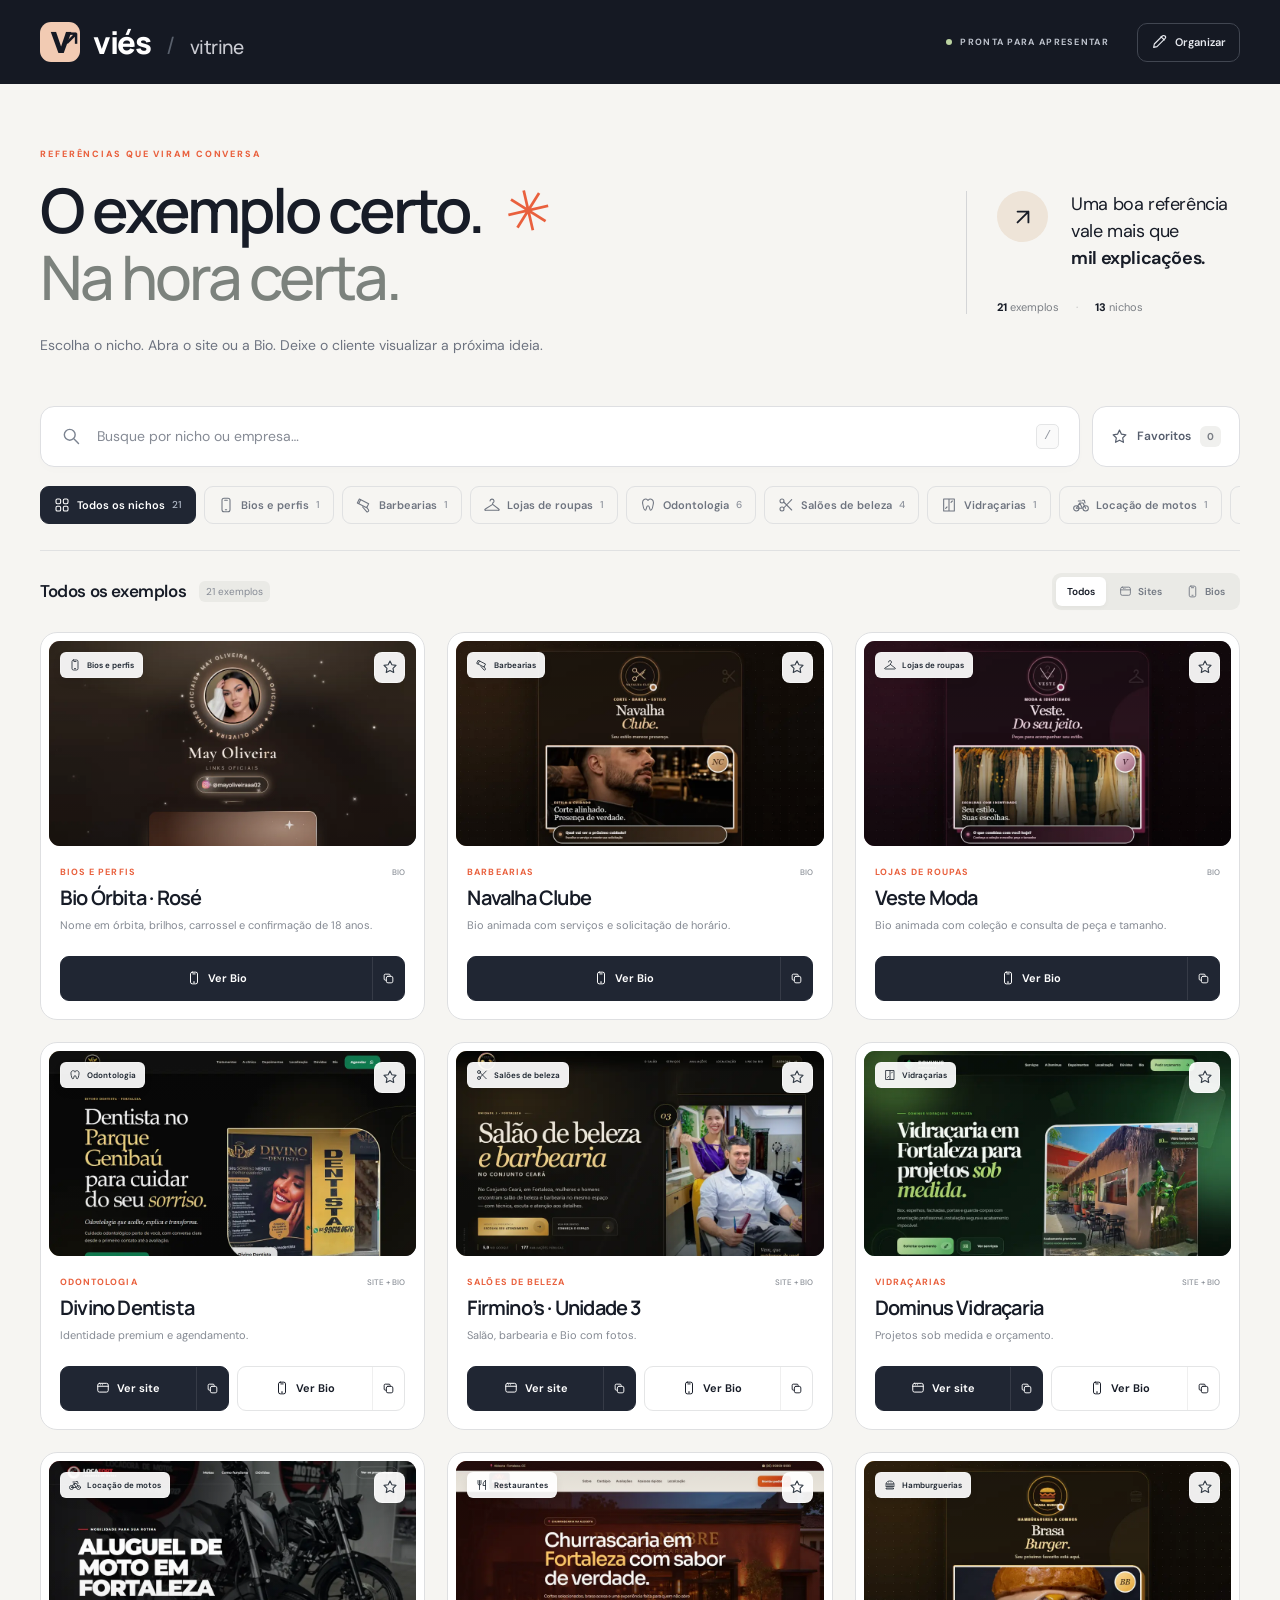
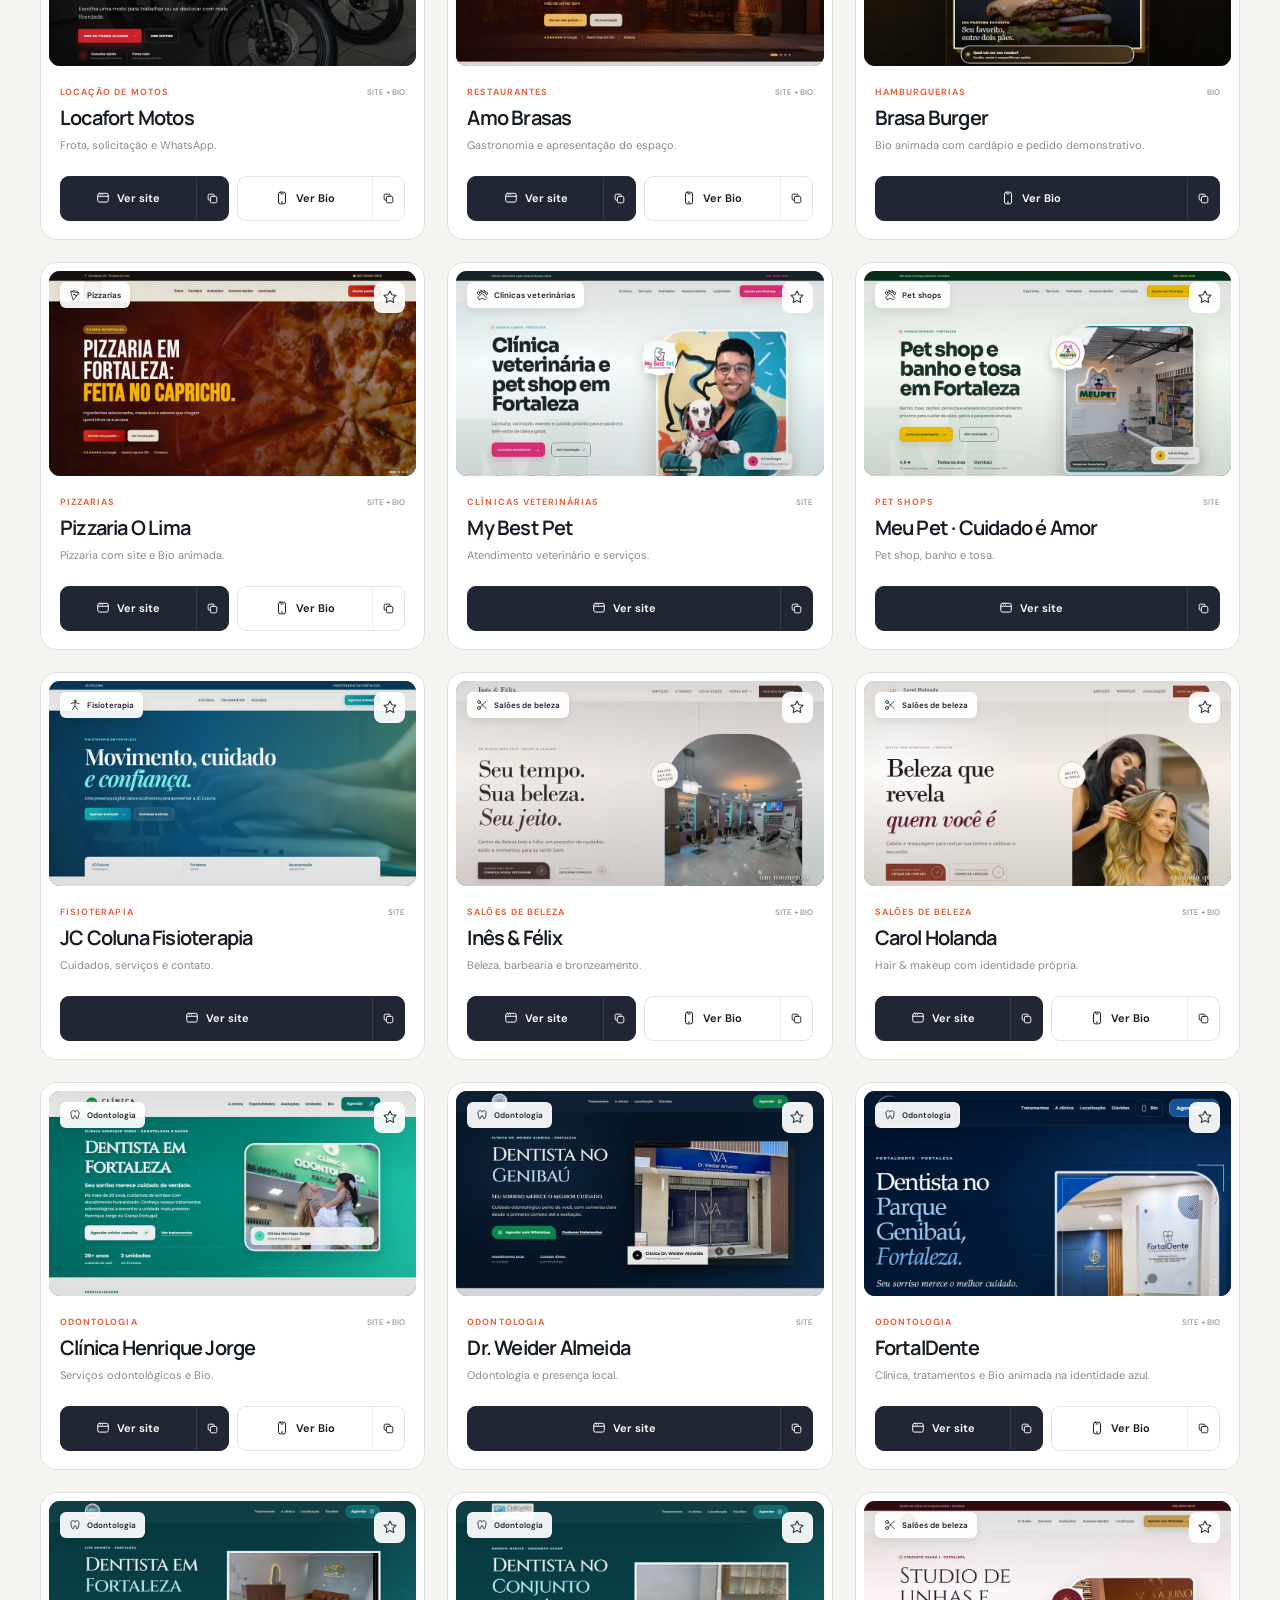
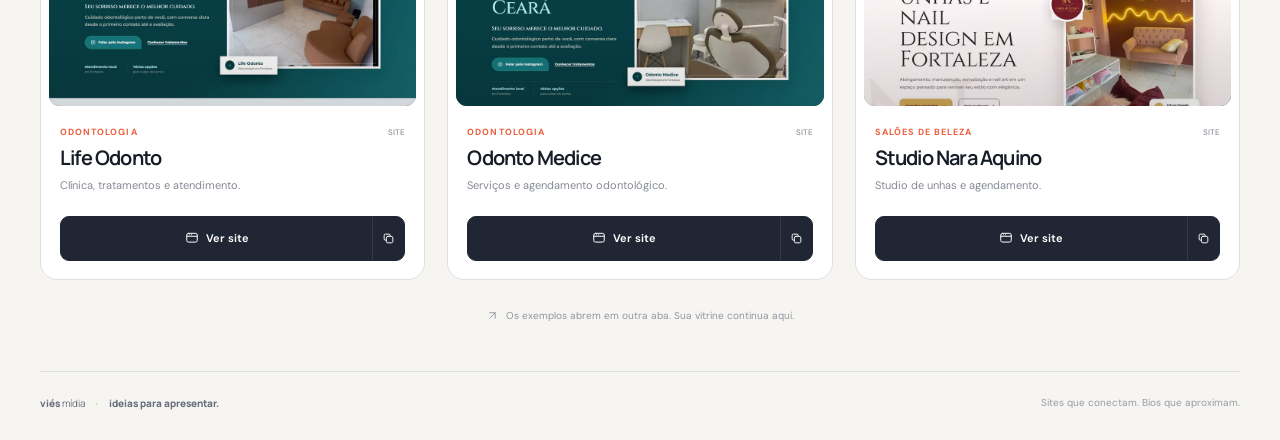
<file: index.html>
<!doctype html>
<html lang="pt-BR">
<head>
  <meta charset="utf-8"><meta name="viewport" content="width=device-width,initial-scale=1,viewport-fit=cover">
  <title>Viés | Vitrine de sites e Bios</title>
  <meta name="description" content="Exemplos de sites e Bios organizados por nicho para as apresentações da Viés Mídia.">
  <meta name="robots" content="noindex,nofollow"><meta name="theme-color" content="#151923">
  <link rel="icon" href="favicon.svg" type="image/svg+xml"><link rel="stylesheet" href="styles.css?v=1">
  <script src="links.js?v=orbita-20261116-1" defer></script><script src="app.js?v=orbita-20261116-1" defer></script>
</head>
<body>
  <svg class="svg-library" xmlns="http://www.w3.org/2000/svg" aria-hidden="true"><defs><symbol id="i-burger" viewBox="0 0 24 24"><path d="M4 9c1-7 15-7 16 0Z"/><path d="M3 12h18M4 15h16M5 18h14v2H5zM9 6h.01M14 6h.01"/></symbol><symbol id="i-pizza" viewBox="0 0 24 24"><path d="m4 5 16 3L9 22zM4 5q9-5 16 3"/><circle cx="10" cy="11" r="1"/><circle cx="13.5" cy="13" r="1"/></symbol>
    <symbol id="i-arrow" viewBox="0 0 24 24"><path d="M7 17 17 7M7 7h10v10"/></symbol>
    <symbol id="i-search" viewBox="0 0 24 24"><circle cx="10.5" cy="10.5" r="6.5"/><path d="m16 16 5 5"/></symbol>
    <symbol id="i-star" viewBox="0 0 24 24"><path d="m12 3 2.8 5.7 6.2.9-4.5 4.4 1.1 6.2-5.6-3-5.6 3 1.1-6.2L3 9.6l6.2-.9z"/></symbol>
    <symbol id="i-copy" viewBox="0 0 24 24"><rect x="8" y="8" width="12" height="12" rx="3"/><path d="M15 8V6a2 2 0 0 0-2-2H6a2 2 0 0 0-2 2v7a2 2 0 0 0 2 2h2"/></symbol>
    <symbol id="i-web" viewBox="0 0 24 24"><rect x="3" y="4" width="18" height="15" rx="3"/><path d="M3 9h18M8 6.5h.01M11 6.5h.01"/></symbol>
    <symbol id="i-phone" viewBox="0 0 24 24"><rect x="6" y="2" width="12" height="20" rx="3"/><path d="M10 5h4M11 19h2"/></symbol>
    <symbol id="i-plus" viewBox="0 0 24 24"><path d="M12 5v14M5 12h14"/></symbol>
    <symbol id="i-close" viewBox="0 0 24 24"><path d="m6 6 12 12M6 18 18 6"/></symbol>
    <symbol id="i-edit" viewBox="0 0 24 24"><path d="m15 4 5 5M4 20l5-1L21 7a2 2 0 0 0-4-4L5 15z"/></symbol>
    <symbol id="i-grid" viewBox="0 0 24 24"><rect x="3" y="3" width="7" height="7" rx="2"/><rect x="14" y="3" width="7" height="7" rx="2"/><rect x="3" y="14" width="7" height="7" rx="2"/><rect x="14" y="14" width="7" height="7" rx="2"/></symbol>
    <symbol id="i-tooth" viewBox="0 0 24 24"><path d="M12 5C8 1 3 4 4 10c.5 3 1.5 10 4 10 2 0 1-7 4-7s2 7 4 7c2.5 0 3.5-7 4-10 1-6-4-9-8-5Z"/></symbol>
    <symbol id="i-scissors" viewBox="0 0 24 24"><circle cx="6" cy="6" r="3"/><circle cx="6" cy="18" r="3"/><path d="m8.5 7.5 12 12M8.5 16.5 20.5 4"/></symbol>
    <symbol id="i-glass" viewBox="0 0 24 24"><path d="M4 3h16v18H4zM12 3v18M15 8l2-2M7 17l2-2"/></symbol>
    <symbol id="i-moto" viewBox="0 0 24 24"><circle cx="5" cy="17" r="4"/><circle cx="19" cy="17" r="4"/><path d="m5 17 5-8h5l4 8M10 9l4 8H5M14 5h3l1 4M8 6h4"/></symbol>
    <symbol id="i-food" viewBox="0 0 24 24"><path d="M4 3v6a3 3 0 0 0 6 0V3M7 3v18M19 3c-4 2-5 6-5 10h5M19 3v18"/></symbol>
    <symbol id="i-paw" viewBox="0 0 24 24"><ellipse cx="5" cy="8" rx="2" ry="3"/><ellipse cx="10" cy="5" rx="2" ry="3"/><ellipse cx="16" cy="5" rx="2" ry="3"/><ellipse cx="21" cy="9" rx="2" ry="3"/><path d="M7 21c-5-1-4-5 0-7 3-6 7-6 10 0 5 2 5 6 1 7-3 0-3-2-6-2s-3 2-5 2Z"/></symbol>
    <symbol id="i-body" viewBox="0 0 24 24"><circle cx="12" cy="4" r="2"/><path d="m4 9 8-2 8 2M12 7v7m-5 7 5-7 5 7"/></symbol>
  <symbol id="i-razor" viewBox="0 0 24 24"><path d="m5 3 14 7-3 6L2 9zM7 4l-3 6m12 5 3 5a2 2 0 0 1-3 2l-6-7"/></symbol><symbol id="i-hanger" viewBox="0 0 24 24"><path d="M9 6a3 3 0 1 1 4 3v2l9 7a1 1 0 0 1-.6 2H2.6a1 1 0 0 1-.6-2l11-7"/></symbol></defs></svg>
  <header class="topbar"><div class="top-inner">
    <a class="brand" href="./" aria-label="Viés, início da vitrine"><span class="brand-symbol">v<span>↗</span></span><span>viés<span class="brand-separator">/</span><small>vitrine</small></span></a>
    <div class="top-actions"><span class="top-label"><i></i>PRONTA PARA APRESENTAR</span><button class="organize-button" id="organize" type="button" aria-pressed="false"><svg><use href="#i-edit"/></svg><span>Organizar</span></button></div>
  </div></header>
  <main class="shell">
    <section class="intro" aria-labelledby="page-title">
      <div><p class="eyebrow">REFERÊNCIAS QUE VIRAM CONVERSA</p><h1 id="page-title">O exemplo certo.<br><em>Na hora certa.</em><span class="title-spark">✳</span></h1><p class="lead">Escolha o nicho. Abra o site ou a Bio.<br class="mobile-br"> Deixe o cliente visualizar a próxima ideia.</p></div>
      <aside class="intro-note"><span class="note-icon"><svg><use href="#i-arrow"/></svg></span><p>Uma boa referência<br>vale mais que<br><strong>mil explicações.</strong></p><div><span id="project-count">—</span> exemplos <i>·</i> <span id="niche-count">—</span> nichos</div></aside>
    </section>
    <section class="library" aria-label="Biblioteca de exemplos">
      <div class="search-row"><label class="search-box"><svg><use href="#i-search"/></svg><input id="search" type="search" placeholder="Busque por nicho ou empresa…" autocomplete="off" aria-label="Buscar por nicho ou empresa"><kbd>/</kbd></label><button id="favorite-filter" class="favorite-filter" type="button" aria-pressed="false"><svg><use href="#i-star"/></svg><span>Favoritos</span><b id="favorite-count">0</b></button></div>
      <div class="categories" id="categories" aria-label="Filtrar por nicho"></div>
      <div class="results-toolbar"><div><h2 id="results-heading">Todos os exemplos</h2><span id="result-count" role="status"></span></div><div class="format-filter" role="group" aria-label="Filtrar por formato"><button type="button" data-format="all" aria-pressed="true">Todos</button><button type="button" data-format="site" aria-pressed="false"><svg><use href="#i-web"/></svg>Sites</button><button type="button" data-format="bio" aria-pressed="false"><svg><use href="#i-phone"/></svg>Bios</button></div></div>
      <div class="manage-bar" id="manage-bar" hidden><div><strong>Sua organização, do seu jeito.</strong><span>Adições, edições e favoritos ficam salvos neste navegador.</span></div><div><button id="export" type="button">Exportar links</button><label class="import-button">Importar<input id="import" type="file" accept="application/json,.json" hidden></label><button class="add-button" id="add" type="button"><svg><use href="#i-plus"/></svg>Adicionar exemplo</button></div></div>
      <div id="cards" class="cards"></div>
      <div class="empty-state" id="empty" hidden><span><svg><use href="#i-search"/></svg></span><h3>Nenhum exemplo por aqui.</h3><p>Tente outro nome ou ajuste os filtros.</p><button type="button" id="clear-filters">Limpar filtros</button></div>
      <p class="library-tip"><svg><use href="#i-arrow"/></svg>Os exemplos abrem em outra aba. Sua vitrine continua aqui.</p>
    </section>
  </main>
  <footer class="footer shell"><span>viés <b>mídia</b><i>·</i> ideias para apresentar.</span><span>Sites que conectam. Bios que aproximam.</span></footer>
  <dialog id="editor"><form id="editor-form"><div class="dialog-heading"><div><p class="eyebrow">SUA BIBLIOTECA</p><h2 id="editor-title">Novo exemplo</h2></div><button type="button" id="close-editor" class="icon-button" aria-label="Fechar"><svg><use href="#i-close"/></svg></button></div><input type="hidden" id="entry-id"><label>Nome do exemplo<input id="entry-name" required maxlength="90" placeholder="Ex.: Clínica Aurora"></label><label>Nicho<input id="entry-category" list="category-list" required maxlength="50" placeholder="Ex.: Odontologia"><datalist id="category-list"></datalist></label><label>Link do site<input id="entry-site" type="url" placeholder="https://…"></label><label>Link da Bio<input id="entry-bio" type="url" placeholder="https://…"></label><p class="form-help">Preencha pelo menos um dos links. Suas alterações ficam neste navegador; use Exportar para levá-las a outro aparelho.</p><p id="form-error" class="form-error" role="alert"></p><div class="form-footer"><button id="remove-entry" type="button" class="remove-button" hidden>Ocultar exemplo</button><button type="submit" class="save-button">Salvar exemplo<svg><use href="#i-arrow"/></svg></button></div></form></dialog>
  <div id="toast" class="toast" role="status" aria-live="polite"></div>
</body></html>
</file>
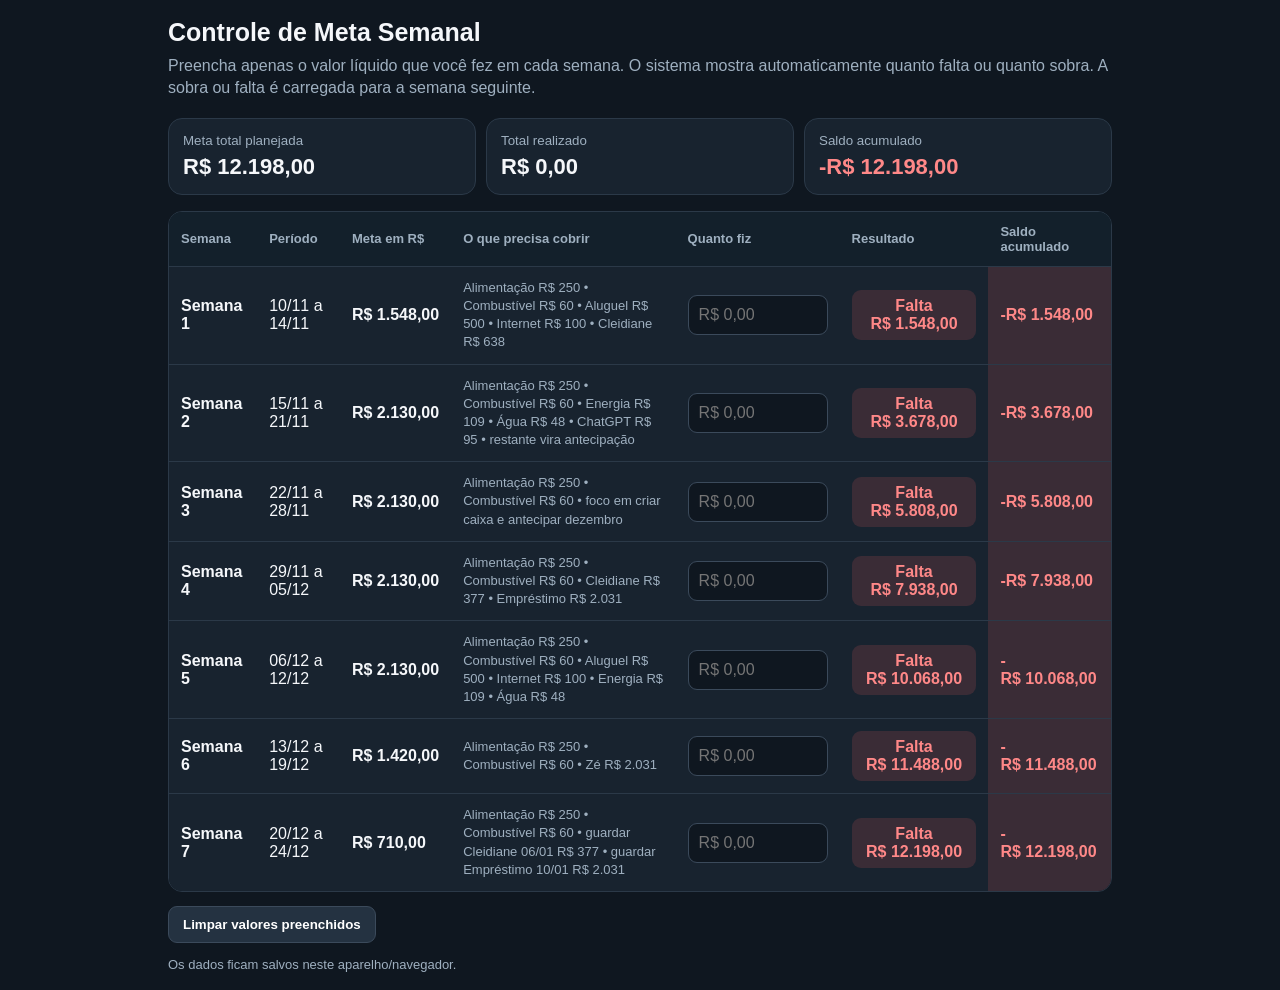
<file: controle-meta/index.html>
<!DOCTYPE html>
<html lang="pt-BR">
<head>
<meta charset="utf-8">
<meta name="viewport" content="width=device-width,initial-scale=1">
<title>Meta Semanal</title>
<style>
:root{
  --bg:#0f1720; --card:#18232f; --line:#2b3948; --text:#f5f7fa;
  --muted:#9fb0c0; --accent:#4da3ff; --green:#20c56b; --red:#ff5d5d; --yellow:#f4c95d;
}
*{box-sizing:border-box}
body{margin:0;background:var(--bg);color:var(--text);font-family:Arial,Helvetica,sans-serif}
.wrap{max-width:980px;margin:0 auto;padding:18px}
h1{font-size:25px;margin:0 0 8px}
.sub{color:var(--muted);margin-bottom:18px;line-height:1.4}
.summary{display:grid;grid-template-columns:repeat(3,1fr);gap:10px;margin-bottom:16px}
.box{background:var(--card);border:1px solid var(--line);border-radius:14px;padding:14px}
.box small{color:var(--muted);display:block;margin-bottom:6px}
.box strong{font-size:22px}
.table-wrap{overflow-x:auto;border:1px solid var(--line);border-radius:14px}
table{width:100%;border-collapse:collapse;min-width:760px;background:var(--card)}
th,td{padding:12px;border-bottom:1px solid var(--line);vertical-align:middle}
th{font-size:13px;color:var(--muted);text-align:left;background:#13202b;position:sticky;top:0}
tr:last-child td{border-bottom:none}
.week{font-weight:700}.goal{font-weight:700}
input{width:140px;max-width:100%;background:#0f1720;color:white;border:1px solid #3b4a5b;border-radius:9px;padding:10px;font-size:16px;outline:none}
input:focus{border-color:var(--accent)}
.status{font-weight:800;padding:7px 10px;border-radius:9px;display:inline-block;min-width:110px;text-align:center}
.green{background:rgba(32,197,107,.15);color:#5ef09e}
.red{background:rgba(255,93,93,.15);color:#ff8888}
.gray{background:#243241;color:#c5d0db}
.details{font-size:13px;color:var(--muted);line-height:1.4}
.note{margin-top:14px;color:var(--muted);font-size:13px}
button{margin-top:14px;background:#243241;color:white;border:1px solid #3b4a5b;padding:10px 14px;border-radius:9px;font-weight:700;cursor:pointer}
@media(max-width:700px){.summary{grid-template-columns:1fr}h1{font-size:22px}}
</style>
</head>
<body>
<div class="wrap">
  <h1>Controle de Meta Semanal</h1>
  <div class="sub">Preencha apenas o valor líquido que você fez em cada semana. O sistema mostra automaticamente quanto falta ou quanto sobra. A sobra ou falta é carregada para a semana seguinte.</div>
  <div class="summary">
    <div class="box"><small>Meta total planejada</small><strong id="metaTotal">R$ 0,00</strong></div>
    <div class="box"><small>Total realizado</small><strong id="feitoTotal">R$ 0,00</strong></div>
    <div class="box"><small>Saldo acumulado</small><strong id="saldoTotal">R$ 0,00</strong></div>
  </div>
  <div class="table-wrap">
    <table>
      <thead><tr><th>Semana</th><th>Período</th><th>Meta em R$</th><th>O que precisa cobrir</th><th>Quanto fiz</th><th>Resultado</th><th>Saldo acumulado</th></tr></thead>
      <tbody id="rows"></tbody>
    </table>
  </div>
  <button onclick="limpar()">Limpar valores preenchidos</button>
  <div class="note">Os dados ficam salvos neste aparelho/navegador.</div>
</div>
<script>
const semanas = [
  {nome:"Semana 1", periodo:"10/11 a 14/11", meta:1548, detalhes:"Alimentação R$ 250 • Combustível R$ 60 • Aluguel R$ 500 • Internet R$ 100 • Cleidiane R$ 638"},
  {nome:"Semana 2", periodo:"15/11 a 21/11", meta:2130, detalhes:"Alimentação R$ 250 • Combustível R$ 60 • Energia R$ 109 • Água R$ 48 • ChatGPT R$ 95 • restante vira antecipação"},
  {nome:"Semana 3", periodo:"22/11 a 28/11", meta:2130, detalhes:"Alimentação R$ 250 • Combustível R$ 60 • foco em criar caixa e antecipar dezembro"},
  {nome:"Semana 4", periodo:"29/11 a 05/12", meta:2130, detalhes:"Alimentação R$ 250 • Combustível R$ 60 • Cleidiane R$ 377 • Empréstimo R$ 2.031"},
  {nome:"Semana 5", periodo:"06/12 a 12/12", meta:2130, detalhes:"Alimentação R$ 250 • Combustível R$ 60 • Aluguel R$ 500 • Internet R$ 100 • Energia R$ 109 • Água R$ 48"},
  {nome:"Semana 6", periodo:"13/12 a 19/12", meta:1420, detalhes:"Alimentação R$ 250 • Combustível R$ 60 • Zé R$ 2.031"},
  {nome:"Semana 7", periodo:"20/12 a 24/12", meta:710, detalhes:"Alimentação R$ 250 • Combustível R$ 60 • guardar Cleidiane 06/01 R$ 377 • guardar Empréstimo 10/01 R$ 2.031"}
];
const money = n => n.toLocaleString("pt-BR",{style:"currency",currency:"BRL"});
function render(){
  const tbody=document.getElementById("rows");tbody.innerHTML="";
  let acumulado=0,totalFeito=0,metaTotal=0;
  semanas.forEach((s,i)=>{
    const val=parseFloat(localStorage.getItem("semana_"+i)||"0");
    totalFeito+=val;metaTotal+=s.meta;acumulado+=val-s.meta;
    const falta=acumulado<0?Math.abs(acumulado):0;
    const sobra=acumulado>0?acumulado:0;
    const tr=document.createElement("tr");
    tr.innerHTML=`
      <td class="week">${s.nome}</td>
      <td>${s.periodo}</td>
      <td class="goal">${money(s.meta)}</td>
      <td class="details">${s.detalhes}</td>
      <td><input inputmode="decimal" placeholder="R$ 0,00" value="${val?val:""}" oninput="salvar(${i},this.value)"></td>
      <td>${acumulado===0?'<span class="status gray">No ponto</span>':sobra>0?'<span class="status green">Sobra '+money(sobra)+'</span>':'<span class="status red">Falta '+money(falta)+'</span>'}</td>
      <td class="${acumulado>=0?'green':'red'}" style="font-weight:800">${money(acumulado)}</td>`;
    tbody.appendChild(tr);
  });
  document.getElementById("metaTotal").textContent=money(metaTotal);
  document.getElementById("feitoTotal").textContent=money(totalFeito);
  const saldo=totalFeito-metaTotal;const el=document.getElementById("saldoTotal");
  el.textContent=money(saldo);el.style.color=saldo>=0?"#5ef09e":"#ff8888";
}
function salvar(i,v){
  v=String(v).replace(/\./g,"").replace(",",".").replace(/[^\d.-]/g,"");
  const n=parseFloat(v);
  if(isNaN(n))localStorage.removeItem("semana_"+i);else localStorage.setItem("semana_"+i,n);
  render();
}
function limpar(){
  if(confirm("Apagar os valores preenchidos?")){semanas.forEach((_,i)=>localStorage.removeItem("semana_"+i));render();}
}
render();
</script>
</body>
</html>
</file>
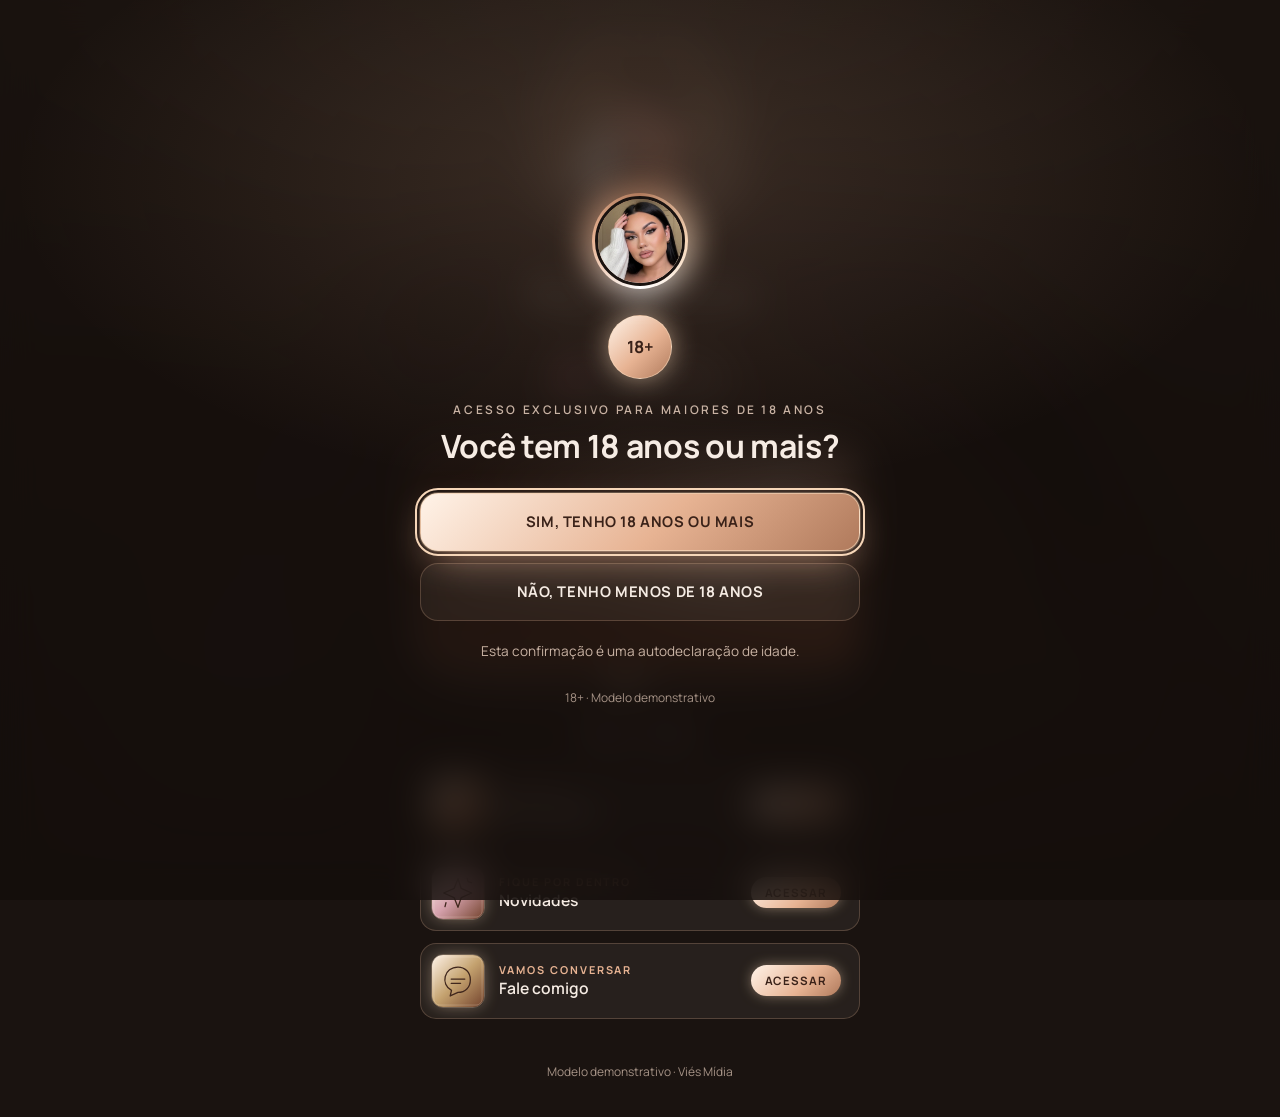
<file: modelos/bio-orbita/index.html>
<!doctype html>
<html lang="pt-BR">
<head>
<meta charset="utf-8"><meta name="viewport" content="width=device-width,initial-scale=1">
<title>May Oliveira | Modelo de Bio Órbita</title>
<meta name="description" content="Modelo demonstrativo de Bio com retrato circular, nome em órbita, brilhos e carrossel animado.">
<meta name="robots" content="noindex,nofollow,noarchive"><meta name="theme-color" content="#1a1310">
<link rel="icon" href="assets/logo.jpg"><link rel="stylesheet" href="fonts.css?v=1"><link rel="stylesheet" href="style.css?v=1">
<script src="config.js?v=1"></script>
<script>try{if(!window.BIO_CONFIG.ageGate||localStorage.getItem('vies-orbita-age:'+location.pathname)==='1')document.documentElement.classList.add('age-ok')}catch(e){if(!window.BIO_CONFIG.ageGate)document.documentElement.classList.add('age-ok')}</script>
<script src="app.js?v=1" defer></script>
</head>
<body>
<div class="background" aria-hidden="true"></div><div class="sparkles" aria-hidden="true"></div>
<section class="gate" id="gate" role="dialog" aria-modal="true" aria-labelledby="gate-title" tabindex="-1">
 <div class="gate-box">
  <div class="avatar gate-logo"><img data-avatar src="assets/logo.jpg" width="96" height="96" alt=""></div>
  <div class="gate-ask">
   <span class="gate-badge">18+</span>
   <p class="gate-kicker">Acesso exclusivo para maiores de 18 anos</p>
   <h2 id="gate-title">Você tem 18 anos ou mais?</h2>
   <button class="gate-button gate-yes shimmer" type="button" data-age="yes">Sim, tenho 18 anos ou mais</button>
   <button class="gate-button gate-no" type="button" data-age="no">Não, tenho menos de 18 anos</button>
   <p class="gate-note">Esta confirmação é uma autodeclaração de idade.</p>
  </div>
  <p class="gate-denied" hidden>Este conteúdo não está disponível para você.</p>
 </div>
 <p class="gate-foot">18+ · Modelo demonstrativo</p>
 <noscript>Ative o JavaScript para confirmar sua idade e acessar a Bio.</noscript>
</section>
<div class="shell">
 <header class="profile">
  <div class="orbit">
   <svg class="orbit-text" viewBox="0 0 240 240" aria-hidden="true">
    <defs><path id="orbit-path" d="M120,120 m-106,0 a106,106 0 1,1 212,0 a106,106 0 1,1 -212,0"/><linearGradient id="orbit-gold" x1="0" y1="0" x2="1" y2="1"><stop offset="0" stop-color="#fff4ea"/><stop offset=".5" stop-color="#f6d6b8"/><stop offset="1" stop-color="#e7b393"/></linearGradient></defs>
    <text fill="url(#orbit-gold)"><textPath href="#orbit-path" textLength="666" lengthAdjust="spacing">✦ MAY OLIVEIRA ✦ LINKS OFICIAIS ✦ MAY OLIVEIRA ✦ LINKS OFICIAIS </textPath></text>
   </svg>
   <div class="avatar"><img data-avatar src="assets/logo.jpg" alt="May Oliveira" width="150" height="150"></div>
  </div>
  <h1 data-name>May Oliveira</h1><p class="handle">Links oficiais</p>
  <a class="instagram-pill shimmer" href="#instagram" data-instagram>
   <svg viewBox="0 0 24 24" fill="none" stroke="currentColor" stroke-width="2" stroke-linecap="round" stroke-linejoin="round" aria-hidden="true"><rect x="2" y="2" width="20" height="20" rx="5"/><circle cx="12" cy="12" r="4"/><path d="M17.5 6.5h.01"/></svg>
   <span data-handle>@mayoliveiraaa02</span>
  </a>
 </header>
 <div class="divider" aria-hidden="true"></div>
 <section class="carousel" id="destaques" aria-label="Destaques" aria-roledescription="carrossel">
  <div class="banner-frame"><div class="viewport shimmer">
   <div class="track">
    <div class="slide" role="group" aria-roledescription="slide" aria-label="1 de 3"><img src="assets/banner-1.svg" alt="Novidades da semana" width="1200" height="600" draggable="false"></div>
    <div class="slide" role="group" aria-roledescription="slide" aria-label="2 de 3" aria-hidden="true" inert><img src="assets/banner-2.svg" alt="Conteúdo especial" width="1200" height="600" draggable="false"></div>
    <div class="slide" role="group" aria-roledescription="slide" aria-label="3 de 3" aria-hidden="true" inert><img src="assets/banner-3.svg" alt="Entre no grupo" width="1200" height="600" draggable="false"></div>
   </div>
  </div></div>
  <div class="carousel-controls"><div class="dots" role="group" aria-label="Escolher destaque"><button class="on" type="button" aria-label="Destaque 1" aria-current="true"></button><button type="button" aria-label="Destaque 2" aria-current="false"></button><button type="button" aria-label="Destaque 3" aria-current="false"></button></div><button class="pause" type="button" aria-label="Pausar carrossel" aria-pressed="false"><svg viewBox="0 0 16 16" aria-hidden="true"><path d="M5.5 4v8M10.5 4v8"/></svg></button></div>
 </section>
 <main>
  <h2 class="section-title" data-section-title>Meus links</h2>
  <ul class="links">
   <li><a class="link shimmer" data-link="portfolio" href="#portfolio"><img class="link-thumb" src="assets/thumb-portfolio.svg" alt="" width="54" height="54"><span class="link-text"><small>CONHEÇA</small><strong>Meu trabalho</strong></span><span class="link-arrow" aria-hidden="true">Acessar</span></a></li>
   <li><a class="link shimmer" data-link="novidades" href="#novidades"><img class="link-thumb" src="assets/thumb-novidades.svg" alt="" width="54" height="54"><span class="link-text"><small>FIQUE POR DENTRO</small><strong>Novidades</strong></span><span class="link-arrow" aria-hidden="true">Acessar</span></a></li>
   <li><a class="link shimmer" data-link="contato" href="#contato"><img class="link-thumb" src="assets/thumb-contato.svg" alt="" width="54" height="54"><span class="link-text"><small>VAMOS CONVERSAR</small><strong>Fale comigo</strong></span><span class="link-arrow" aria-hidden="true">Acessar</span></a></li>
  </ul>
 </main>
 <footer data-footer>Modelo demonstrativo · Viés Mídia</footer>
</div>
<dialog class="preview-dialog" aria-labelledby="preview-title">
 <div class="dialog-head"><span>MODELO DE BIO</span><button class="dialog-close" type="button" aria-label="Fechar">×</button></div>
 <h2 id="preview-title">Conheça o modelo</h2><div class="dialog-body"></div>
</dialog>
<div class="toast" role="status" aria-live="polite"></div>
</body></html>
</file>
<file: styles.css>
@import url('https://fonts.googleapis.com/css2?family=DM+Sans:wght@400;500;600;650;700&family=Manrope:wght@400;500;600;700;800&display=swap');
:root{--bg:#f6f5f2;--ink:#171c27;--muted:#6d7380;--line:#e0e1e2;--orange:#e9603d;--orange-pale:#fbe7de;--sans:'DM Sans',system-ui,sans-serif;--display:'Manrope',system-ui,sans-serif}*{box-sizing:border-box}body{margin:0;background:var(--bg);color:var(--ink);font-family:var(--sans);-webkit-font-smoothing:antialiased}button,input{font:inherit}button,a,label{-webkit-tap-highlight-color:transparent}button{cursor:pointer}a{color:inherit;text-decoration:none}button:focus-visible,a:focus-visible,input:focus-visible,.import-button:focus-within{outline:3px solid #e9603d;outline-offset:4px}svg{width:20px;height:20px;fill:none;stroke:currentColor;stroke-width:1.7;stroke-linecap:round;stroke-linejoin:round;flex-shrink:0}.svg-library{position:absolute;width:0;height:0;overflow:hidden}[hidden]{display:none!important}.shell{width:min(1240px,calc(100% - 80px));margin-inline:auto}.topbar{background:#151923;color:#fff}.top-inner{width:min(1240px,calc(100% - 80px));height:84px;margin:auto;display:flex;align-items:center;justify-content:space-between}.brand{display:flex;align-items:center;gap:13px;font-family:var(--display);font-size:31px;font-weight:800;letter-spacing:-1.5px}.brand-symbol{position:relative;display:grid;place-items:center;width:40px;height:40px;color:#151923;background:#f2cbb3;border-radius:11px;font:800 39px/.8 var(--display);padding-bottom:7px}.brand-symbol>span{position:absolute;right:4px;top:3px;font:800 20px var(--sans)}.brand small{font-size:19px;font-weight:500;letter-spacing:-.5px;color:#cacbd2}.brand-separator{font-size:24px;font-weight:400;margin-inline:16px;color:#59606c}.top-actions{display:flex;align-items:center;gap:28px}.top-label{font-size:9px;font-weight:700;letter-spacing:1.3px;color:#bdc2cc}.top-label i{display:inline-block;width:6px;height:6px;border-radius:50%;background:#bbd3a1;margin-right:8px}.organize-button{display:flex;align-items:center;gap:8px;min-height:39px;padding:9px 13px;border:1px solid #414651;border-radius:10px;background:none;color:#e7e9ef;font-size:11px;font-weight:600}.organize-button svg{width:16px;height:16px}.organize-button[aria-pressed=true]{background:#fbdfce;color:#171c27;border-color:#fbdfce}.intro{display:grid;grid-template-columns:1fr auto;gap:50px;align-items:center;padding:64px 0 48px}.eyebrow{margin:0 0 17px;font-size:9px;font-weight:800;letter-spacing:1.9px;color:var(--orange)}h1{position:relative;display:inline-block;margin:0;font-family:var(--display);font-size:clamp(38px,4.8vw,62px);line-height:1.09;font-weight:600;letter-spacing:-3px}h1 em{font-style:normal;color:#7c827d;font-weight:500}.title-spark{position:absolute;right:-66px;top:-2px;color:var(--orange);font:400 56px var(--sans);transform:rotate(-13deg)}.lead{margin:23px 0 0;font-size:14px;line-height:1.7;color:var(--muted)}.mobile-br{display:none}.intro-note{position:relative;display:grid;grid-template-columns:auto 1fr;column-gap:23px;max-width:300px;margin:0 12px 0 0;padding-left:30px;border-left:1px solid #d4d5d7}.note-icon{width:51px;height:51px;display:grid;place-items:center;border-radius:50%;background:#eee4d8}.note-icon svg{width:26px;height:26px}.intro-note p{margin:0;font-size:18px;line-height:1.5;letter-spacing:-.4px}.intro-note p strong{font-weight:650}.intro-note>div{grid-column:1/-1;margin-top:28px;color:#7b7f85;font-size:11px}.intro-note>div>span{color:var(--ink);font-weight:800}.intro-note i{font-style:normal;margin:0 14px;color:#b8b9b9}.search-row{display:flex;gap:12px;align-items:stretch}.search-box{position:relative;flex:1;display:flex;align-items:center;gap:14px;min-height:61px;padding:0 20px;background:#fff;border:1px solid #dedfe2;border-radius:14px;box-shadow:0 4px 10px #1a1f2803;color:#7b8390}.search-box:focus-within{border-color:var(--orange);box-shadow:0 0 0 3px #e9603d0c}.search-box input{width:100%;border:0;background:transparent;outline:none!important;font-size:14px;color:var(--ink);min-width:0}.search-box input::placeholder{color:#868b95}.search-box kbd{display:grid;place-items:center;min-width:23px;height:25px;border:1px solid #e4e5e6;border-radius:5px;font-size:12px;background:#fafafa;color:#9297a0}.favorite-filter{display:flex;align-items:center;gap:9px;padding:0 18px;border:1px solid #dedfe2;border-radius:14px;background:#fff;color:#565e6d;font-size:12px;font-weight:600}.favorite-filter svg{width:17px;height:17px}.favorite-filter b{display:grid;place-items:center;min-width:21px;height:21px;padding:0 4px;border-radius:6px;background:#f0f0ee;color:#7a7e85;font-size:10px}.favorite-filter[aria-pressed=true]{background:#fff0e7;border-color:#e8ac91;color:#bd4e2a}.favorite-filter[aria-pressed=true] svg{fill:#f2c297}.categories{display:flex;gap:8px;align-items:center;overflow:auto;padding:19px 0 26px;scrollbar-width:thin}.category{display:flex;align-items:center;gap:7px;flex-shrink:0;white-space:nowrap;padding:10px 13px;border:1px solid #e0e1e2;border-radius:9px;background:transparent;color:#6f7580;font-size:11px;font-weight:600;transition:background .2s,color .2s}.category svg{width:16px;height:16px;stroke-width:1.6}.category b{color:#8e939d;font-size:10px;font-weight:500}.category[aria-pressed=true]{color:#fff;background:#202633;border-color:#202633}.category[aria-pressed=true] b{color:#b2bac8}.category:hover{border-color:#7b8290}.results-toolbar{display:flex;align-items:center;justify-content:space-between;gap:20px;padding:22px 0;border-top:1px solid var(--line)}.results-toolbar>div:first-child{display:flex;align-items:center;gap:13px}.results-toolbar h2{font-size:17px;font-weight:600;letter-spacing:-.4px;margin:0}.results-toolbar #result-count{font-size:10px;color:#868b95;background:#eaeae6;border-radius:6px;padding:4px 7px;white-space:nowrap}.format-filter{display:flex;align-items:center;gap:2px;padding:4px;background:#eaeae6;border-radius:9px}.format-filter button{display:flex;align-items:center;gap:6px;min-height:29px;padding:5px 11px;border:0;border-radius:6px;background:none;color:#747a84;font-size:10px;font-weight:600}.format-filter svg{width:13px;height:13px}.format-filter button[aria-pressed=true]{color:var(--ink);background:#fff;box-shadow:0 2px 5px #00000009}.cards{display:grid;grid-template-columns:repeat(3,minmax(0,1fr));gap:22px}.card{position:relative;overflow:hidden;border:1px solid #dedfe1;border-radius:17px;background:#fff;transition:transform .25s,box-shadow .25s;animation:card-in .45s both;animation-delay:var(--delay,0ms)}.card:hover{transform:translateY(-4px);box-shadow:0 18px 34px #171c2711}.card-preview{position:relative;height:205px;margin:8px 8px 0;overflow:hidden;border-radius:11px;background:linear-gradient(135deg,var(--card-color,#bbb),#202b35)}.card-preview>img{width:100%;height:100%;display:block;object-fit:cover;object-position:top;transition:transform .7s}.card:hover .card-preview>img{transform:scale(1.035)}.card-preview:after{content:"";position:absolute;inset:0;background:linear-gradient(180deg,#0002,transparent 45%,#0002);pointer-events:none}.preview-label{position:absolute;z-index:1;left:11px;top:11px;display:flex;align-items:center;gap:6px;padding:6px 8px;border:1px solid #ffffff40;border-radius:6px;background:#ffffffed;color:#252d37;font-size:8px;font-weight:650;box-shadow:0 4px 8px #0001}.preview-label svg{width:12px;height:12px}.favorite-button{position:absolute;z-index:2;right:11px;top:11px;display:grid;place-items:center;width:31px;height:31px;padding:0;border:1px solid #fff8;border-radius:8px;color:#353e49;background:#ffffffed}.favorite-button svg{width:16px;height:16px}.favorite-button[aria-pressed=true]{color:#b15d14;background:#ffe9bc;border-color:#ffe9bc}.favorite-button[aria-pressed=true] svg{fill:#d89039;stroke:#ad601b}.preview-placeholder{height:100%;display:grid;place-items:center;color:#ffffffc7}.preview-placeholder svg{width:76px;height:76px;stroke-width:1}.card-body{padding:20px 19px 18px}.card-meta{display:flex;align-items:center;justify-content:space-between;gap:8px;margin-bottom:8px}.niche-name{font-size:9px;text-transform:uppercase;letter-spacing:1.05px;font-weight:700;color:var(--orange)}.formats-badge{font-size:8px;color:#8b9098;font-weight:500}.card h3{margin:0 0 7px;font:650 20px/1.2 var(--display);letter-spacing:-.8px}.card-description{margin:0;color:#858a93;font-size:11px;line-height:1.6;min-height:18px}.card-actions{display:flex;gap:8px;margin-top:21px}.launch-group{min-width:0;flex:1;display:flex;align-items:stretch;border:1px solid #e4e5e6;border-radius:9px;overflow:hidden}.launch-group a{display:flex;flex:1;align-items:center;justify-content:center;gap:7px;min-height:43px;font-size:11px;font-weight:650;white-space:nowrap}.launch-group a svg{width:14px;height:14px}.launch-group button{display:grid;place-items:center;flex:0 0 32px;width:32px;padding:0;border:0;border-left:1px solid #00000010;background:none;color:inherit}.launch-group button svg{width:13px;height:13px}.launch-group.primary{background:#202633;color:#fff;border-color:#202633}.launch-group.primary button{border-color:#ffffff19}.launch-group a:hover,.launch-group button:hover{background:#e9603d16}.launch-group.primary a:hover,.launch-group.primary button:hover{background:#ffffff15}.card-edit{width:100%;display:flex;align-items:center;justify-content:center;gap:6px;margin-top:12px;min-height:30px;border:1px dashed #d8dce0;border-radius:6px;background:#fafaf8;color:#6c7480;font-size:10px}.card-edit svg{width:13px;height:13px}.manage-bar{display:flex;justify-content:space-between;align-items:center;gap:20px;padding:16px;margin:0 0 20px;border:1px solid #e9c8b6;background:#fff0e5;border-radius:12px}.manage-bar strong,.manage-bar span{display:block}.manage-bar strong{font-size:12px}.manage-bar span{font-size:10px;color:#867765;margin-top:4px}.manage-bar>div:last-child{display:flex;align-items:center;gap:8px}.manage-bar button,.import-button{display:flex;align-items:center;justify-content:center;gap:5px;min-height:36px;border:1px solid #e4cdbb;border-radius:7px;padding:8px 10px;background:#fff8f0;font-size:10px;cursor:pointer}.manage-bar .add-button{background:#202633;border-color:#202633;color:#fff}.add-button svg{width:14px;height:14px}.library-tip{display:flex;align-items:center;justify-content:center;gap:7px;margin:29px 0 4px;color:#92969e;font-size:10px}.library-tip svg{width:13px;height:13px}.footer{display:flex;align-items:center;justify-content:space-between;gap:20px;margin-top:49px;padding:24px 0 30px;border-top:1px solid var(--line);font-size:10px;color:#979ba2}.footer>span:first-child{color:#6a707b;font-family:var(--display);font-weight:800}.footer b{font-weight:400}.footer i{font-style:normal;margin:0 9px;color:#c0c2c4}.empty-state{text-align:center;min-height:280px;padding:40px 20px}.empty-state>span{display:grid;place-items:center;width:56px;height:56px;margin:auto;border-radius:50%;color:#a29d92;background:#eae7df}.empty-state h3{font:600 22px var(--display);letter-spacing:-.6px;margin-bottom:7px}.empty-state p{font-size:12px;color:#8b9098}.empty-state button{margin-top:12px;border:1px solid #caced5;padding:10px 15px;background:#fff;border-radius:8px;font-size:11px}dialog{width:min(480px,calc(100% - 32px));max-height:90svh;padding:27px;border:1px solid #ddd;border-radius:19px;background:#fbfaf7;color:var(--ink);box-shadow:0 30px 100px #0003}dialog::backdrop{background:#111725aa;backdrop-filter:blur(4px)}.dialog-heading{display:flex;align-items:center;justify-content:space-between;margin-bottom:24px}.dialog-heading .eyebrow{font-size:8px;margin-bottom:8px}.dialog-heading h2{font:650 26px var(--display);letter-spacing:-1px;margin:0}.icon-button{width:33px;height:33px;display:grid;place-items:center;border:1px solid #ddd;background:#fff;border-radius:8px}.icon-button svg{width:16px;height:16px}#editor-form>label{display:block;margin-top:16px;font-size:11px;font-weight:650}#editor-form input:not([type=hidden]){width:100%;margin-top:7px;min-height:43px;border:1px solid #dcdee0;border-radius:8px;padding:10px 12px;background:#fff;font-size:12px;color:#292f3b}.form-help{font-size:10px;line-height:1.6;color:#8d9199;margin-top:19px}.form-error{font-size:11px;color:#bd3d27;min-height:14px}.form-footer{display:flex;justify-content:flex-end;gap:13px;margin-top:21px}.save-button{display:flex;align-items:center;gap:18px;min-height:42px;background:#202633;color:#fff;border:0;border-radius:8px;padding:11px 15px;font-size:11px}.save-button svg{width:16px;height:16px}.remove-button{margin-right:auto;border:0;background:none;color:#a8604c;font-size:10px}.toast{position:fixed;z-index:100;left:50%;bottom:max(23px,env(safe-area-inset-bottom));max-width:calc(100% - 32px);padding:13px 21px;border:1px solid #ffffff25;border-radius:10px;background:#202633;color:white;box-shadow:0 8px 30px #0003;font-size:12px;opacity:0;transform:translate(-50%,20px);transition:opacity .2s,transform .2s;pointer-events:none;text-align:center}.toast.visible{opacity:1;transform:translate(-50%,0)}@keyframes card-in{from{opacity:0;transform:translateY(12px)}to{opacity:1;transform:none}}@media(min-width:1500px){.card-preview{height:224px}}@media(max-width:1050px){.shell,.top-inner{width:calc(100% - 48px)}.cards{grid-template-columns:repeat(2,minmax(0,1fr))}.intro-note{padding-left:22px;margin:0;column-gap:16px}.intro-note p{font-size:16px}.title-spark{font-size:42px;right:-48px}.manage-bar{align-items:flex-start;flex-direction:column}.card-preview{height:220px}}@media(max-width:650px){.shell,.top-inner{width:calc(100% - 32px)}.top-inner{height:70px}.brand{font-size:27px;gap:10px}.brand-symbol{width:33px;height:33px;font-size:32px;border-radius:9px}.brand-symbol>span{font-size:16px}.brand small{font-size:16px}.brand-separator{margin-inline:10px;font-size:20px}.top-label{display:none}.top-actions{gap:0}.organize-button{padding:8px 10px;min-height:36px;font-size:10px}.organize-button svg{width:14px;height:14px}.intro{padding:38px 0 28px;display:block}.intro-note{display:none}.eyebrow{font-size:8px;letter-spacing:1.5px;margin-bottom:14px}h1{font-size:42px;letter-spacing:-2.2px}.title-spark{top:2px;font-size:37px;right:-40px}.lead{font-size:12px;line-height:1.7;margin-top:19px}.mobile-br{display:block}.search-row{gap:8px}.search-box{padding:0 13px;min-height:53px;gap:9px}.search-box svg{width:18px;height:18px}.search-box input{font-size:12px}.search-box kbd{display:none}.favorite-filter{padding:0 13px;gap:6px}.favorite-filter>span{display:none}.favorite-filter b{font-size:9px;min-width:18px;height:18px}.categories{padding:15px 0 21px;margin-right:-16px;padding-right:16px}.category{font-size:10px;padding:10px 11px}.results-toolbar{padding:18px 0;gap:8px}.results-toolbar h2{font-size:14px}.results-toolbar>div:first-child{gap:7px}.results-toolbar #result-count{font-size:8px;padding:3px 5px}.format-filter{padding:3px}.format-filter button{font-size:9px;gap:4px;padding:5px 8px;min-height:29px}.format-filter svg{width:12px;height:12px}.cards{grid-template-columns:1fr;gap:19px}.card-preview{height:190px}.card-body{padding:18px 18px 17px}.card h3{font-size:21px}.card-actions{margin-top:19px}.launch-group a{min-height:46px;font-size:12px}.launch-group button{width:37px;flex-basis:37px}.launch-group a svg{width:16px;height:16px}.card-description{font-size:12px}.preview-label{font-size:9px}.niche-name{font-size:9px}.formats-badge{font-size:9px}.favorite-button{width:35px;height:35px}.footer{margin-top:30px;flex-direction:column;gap:9px;align-items:flex-start;padding-bottom:25px;font-size:9px}.library-tip{font-size:9px;line-height:1.6;text-align:center}.manage-bar{padding:13px}.manage-bar>div:last-child{width:100%;gap:6px;flex-wrap:wrap}.manage-bar button,.import-button{font-size:9px;padding-inline:9px}dialog{padding:22px}.form-footer{gap:8px}.save-button{font-size:10px;gap:9px}}@media(max-width:360px){h1{font-size:37px}.title-spark{right:-32px;font-size:30px}.brand small{font-size:14px}.results-toolbar h2{font-size:12px}.format-filter button{padding-inline:6px}.format-filter svg{display:none}.card-preview{height:170px}}@media(prefers-reduced-motion:reduce){*,*:before,*:after{animation:none!important;transition:none!important;scroll-behavior:auto!important}}
</file>
<file: modelos/bio-orbita/fonts.css>
@font-face{font-family:"Cormorant Garamond";font-style:normal;font-weight:600;font-display:swap;src:url("assets/cormorant-600.ttf") format("truetype")}
@font-face{font-family:"Cormorant Garamond";font-style:normal;font-weight:700;font-display:swap;src:url("assets/cormorant-700.ttf") format("truetype")}
@font-face{font-family:"Manrope";font-style:normal;font-weight:400;font-display:swap;src:url("assets/manrope-400.ttf") format("truetype")}
@font-face{font-family:"Manrope";font-style:normal;font-weight:600;font-display:swap;src:url("assets/manrope-600.ttf") format("truetype")}
@font-face{font-family:"Manrope";font-style:normal;font-weight:700;font-display:swap;src:url("assets/manrope-700.ttf") format("truetype")}
</file>
<file: modelos/bio-orbita/style.css>
:root{--bg:#1a1310;--text:#f6ece4;--muted:#c9b3a4;--accent:#e7b393;--bronze:#b07a5c;--gold:#f6d6b8;--line:rgba(231,179,147,.24);--card:rgba(255,240,230,.06);--photo:url("assets/may.jpg")}
*,*:before,*:after{box-sizing:border-box}html{-webkit-text-size-adjust:100%;scroll-behavior:smooth}body{margin:0;min-height:100vh;color:var(--text);font-family:"Manrope",system-ui,sans-serif;line-height:1.5;background:var(--bg);overflow-x:hidden}img{display:block;max-width:100%}a{color:inherit;text-decoration:none}button{font:inherit}a,button{-webkit-tap-highlight-color:transparent}button{cursor:pointer}ul{list-style:none;padding:0;margin:0}[hidden]{display:none!important}
.background{position:fixed;inset:0;z-index:0;overflow:hidden;pointer-events:none}.background:before{content:"";position:absolute;inset:-40px;background:var(--photo) center 30%/cover;filter:blur(38px) saturate(1.15);opacity:.5;transform:scale(1.1)}.background:after{content:"";position:absolute;inset:0;background:radial-gradient(70% 45% at 50% 0%,rgba(246,214,184,.22),transparent 70%),linear-gradient(180deg,rgba(26,19,16,.5),rgba(26,19,16,.86) 45%,var(--bg))}
.sparkles{position:fixed;inset:0;z-index:60;pointer-events:none;overflow:hidden}.sparkles i{position:absolute;width:var(--size,4px);height:var(--size,4px);opacity:0;animation:twinkle var(--duration,4s) ease-in-out var(--delay,0s) infinite;will-change:opacity,transform}.sparkles i:before{content:"";position:absolute;inset:0;background:#fff;border-radius:50%;box-shadow:0 0 4px #fff,0 0 10px #f6d6b8}.sparkles i.star{filter:drop-shadow(0 0 3px #fff) drop-shadow(0 0 8px #f6d6b8c0)}.sparkles i.star:before{border-radius:0;background:linear-gradient(135deg,#fff,#fbe3cf);clip-path:polygon(50% 0,58% 42%,100% 50%,58% 58%,50% 100%,42% 58%,0 50%,42% 42%)}
@keyframes twinkle{0%,100%{opacity:0;transform:scale(.3) rotate(0)}50%{opacity:1;transform:scale(1) rotate(45deg)}}
.shell{position:relative;z-index:1;max-width:480px;margin:0 auto;padding:28px 20px 36px;display:flex;flex-direction:column;align-items:center;min-height:100vh}.profile{display:flex;flex-direction:column;align-items:center}
.orbit{position:relative;width:232px;height:232px;display:grid;place-items:center}.orbit-text{position:absolute;inset:0;width:100%;height:100%;overflow:visible;pointer-events:none;animation:orbit-rotate 22s linear infinite;filter:drop-shadow(0 0 6px #f6d6b8a6)}.orbit-text text{font-family:"Manrope",system-ui,sans-serif;font-weight:700;font-size:13.5px;letter-spacing:3px}
.avatar{position:relative;width:150px;height:150px;border-radius:50%;padding:3px;isolation:isolate}.avatar:before{content:"";position:absolute;inset:0;border-radius:50%;z-index:-1;background:conic-gradient(var(--bronze),var(--gold),#fff,var(--accent),var(--bronze));animation:orbit-rotate 5s linear infinite}.avatar:after{content:"";position:absolute;inset:-6px;border-radius:50%;z-index:-2;background:conic-gradient(var(--bronze),var(--gold),#fff,var(--accent),var(--bronze));filter:blur(16px);opacity:.75}.avatar img{position:relative;width:100%;height:100%;border-radius:50%;object-fit:cover;object-position:50% 50%;border:3px solid var(--bg)}
@keyframes orbit-rotate{to{transform:rotate(360deg)}}
h1{margin:10px 0 0;font-family:"Cormorant Garamond",Georgia,serif;font-weight:700;font-size:2.7rem;letter-spacing:.02em;line-height:1.05;text-align:center;background:linear-gradient(100deg,var(--text) 0 38%,#fff 46%,var(--gold) 50%,#fff 54%,var(--text) 62% 100%);background-size:250% 100%;background-clip:text;-webkit-background-clip:text;color:transparent;animation:title-sheen 5s ease-in-out infinite;filter:drop-shadow(0 2px 18px #f6d6b840)}
@keyframes title-sheen{0%{background-position:120% 0}60%,100%{background-position:-20% 0}}
.handle{margin:8px 0 0;color:var(--muted);font-size:.76rem;letter-spacing:.34em;text-transform:uppercase}
.instagram-pill{position:relative;overflow:hidden;display:inline-flex;align-items:center;gap:8px;margin-top:14px;padding:9px 18px 9px 12px;border-radius:99px;font-weight:600;font-size:.9rem;color:var(--text);background:#fff0e612;border:1px solid #f6d6b873;box-shadow:0 0 18px -4px #f6d6b880;transition:transform .2s,box-shadow .2s,border-color .2s}
.instagram-pill svg{width:20px;height:20px;padding:3px;border-radius:7px;color:#fff;background:linear-gradient(45deg,#f9a03f,#e1306c 50%,#8a3ab9)}.instagram-pill:hover{transform:translateY(-1px);border-color:var(--gold);box-shadow:0 0 24px -2px #f6d6b8bf}
.divider{width:64px;height:1px;margin:22px 0 24px;background:linear-gradient(90deg,transparent,var(--gold),transparent);box-shadow:0 0 10px var(--gold)}
.carousel{width:100%;margin-bottom:22px;scroll-margin-top:30px}.banner-frame{position:relative;border-radius:20px;padding:2px;overflow:hidden;isolation:isolate;box-shadow:0 20px 50px -20px #e7b3938c}
.banner-frame:before{content:"";position:absolute;inset:-100%;z-index:-1;background:conic-gradient(transparent 0 60%,var(--gold) 72%,#fff 76%,var(--accent) 80%,transparent 92%);animation:orbit-rotate 4s linear infinite}
.viewport{position:relative;border-radius:18px;overflow:hidden;background:var(--bg);touch-action:pan-y}
.track{display:flex;transition:transform .6s cubic-bezier(.22,.8,.2,1);will-change:transform}.slide{flex:0 0 100%;min-width:0;position:relative;aspect-ratio:2/1}.slide img{width:100%;height:100%;object-fit:cover;user-select:none}
.shimmer:after{content:"";position:absolute;inset:0 auto 0 0;width:45%;pointer-events:none;background:linear-gradient(105deg,transparent,#fff0e438,transparent);transform:translate3d(-160%,0,0) skewX(-18deg);animation:light-sweep 4.5s ease-in-out infinite}
.instagram-pill:after{animation-duration:4s;animation-delay:1s;background:linear-gradient(105deg,transparent,#fff0e44d,transparent)}.viewport:after{width:40%;background:linear-gradient(105deg,transparent,#ffffff61,transparent);animation-duration:3.6s}
@keyframes light-sweep{0%{transform:translate3d(-160%,0,0) skewX(-18deg)}55%,100%{transform:translate3d(350%,0,0) skewX(-18deg)}}
.carousel-controls{position:relative;display:flex;justify-content:center;align-items:center;margin-top:12px;min-height:8px}.dots{display:flex;justify-content:center;align-items:center;gap:8px}.dots button{position:relative;width:8px;height:8px;min-height:8px;padding:0;border:0;border-radius:99px;background:#f6d6b84d;transition:width .3s,background .3s}.dots button:before{content:"";position:absolute;inset:-12px -3px}.dots button.on{width:24px;background:var(--gold);box-shadow:0 0 10px var(--gold)}
.pause{position:absolute;right:1px;top:-11px;width:30px;height:30px;display:grid;place-items:center;padding:7px;border:0;background:transparent;color:#d9bfae;opacity:.6;border-radius:50%;transition:opacity .2s}.pause:hover,.pause:focus-visible{opacity:1}.pause svg{width:13px;height:13px;fill:none;stroke:currentColor;stroke-width:2;stroke-linecap:round}
main{width:100%}.section-title{display:flex;align-items:center;gap:12px;width:100%;margin:6px 0 14px;font-family:"Cormorant Garamond",Georgia,serif;font-weight:600;font-size:1.6rem;letter-spacing:.04em;color:var(--text)}.section-title:before,.section-title:after{content:"";flex:1;height:1px;background:linear-gradient(90deg,transparent,var(--line))}.section-title:after{background:linear-gradient(90deg,var(--line),transparent)}
.links{width:100%;display:flex;flex-direction:column;gap:12px}.link{position:relative;overflow:hidden;display:flex;align-items:center;gap:14px;width:100%;min-height:62px;padding:10px 18px 10px 10px;border-radius:16px;background:var(--card);border:1px solid var(--line);transition:transform .2s,border-color .2s,box-shadow .2s}.links li:nth-child(2) .link:after{animation-delay:.25s}.links li:nth-child(3) .link:after{animation-delay:.5s}
.link:hover{transform:translateY(-2px);border-color:#f6d6b8b3;box-shadow:0 0 0 1px #f6d6b840,0 12px 34px -10px #e7b39399}.link-thumb{flex:none;width:54px;height:54px;border-radius:12px;object-fit:cover;border:1px solid #f6d6b859;box-shadow:0 0 16px -2px #f6d6b873}
.link-text{flex:1;min-width:0;font-weight:600;font-size:.98rem;line-height:1.25}.link-text small{display:block;margin-bottom:2px;color:var(--accent);font-size:.68rem;font-weight:700;letter-spacing:.18em;text-transform:uppercase}.link-text strong{font-size:inherit;font-weight:600}.link-arrow{flex:none;padding:7px 14px;border-radius:99px;font-size:.72rem;font-weight:700;letter-spacing:.08em;text-transform:uppercase;color:#3a2219;background:linear-gradient(135deg,#fff3e8,var(--accent) 60%,var(--bronze));box-shadow:0 0 14px -2px #f6d6b899;transition:transform .2s,box-shadow .2s}.link:hover .link-arrow{transform:translateX(2px);box-shadow:0 0 20px #f6d6b8d9}
footer{margin-top:auto;padding-top:44px;color:var(--muted);font-size:.75rem;text-align:center;opacity:.8}
html:not(.age-ok) body{overflow:hidden}.age-ok .gate{display:none}.gate{position:fixed;inset:0;z-index:50;display:flex;flex-direction:column;align-items:center;justify-content:center;padding:24px 20px;overflow-y:auto;background:radial-gradient(70% 50% at 50% 20%,#e7b39329,transparent 70%),#140e0cd1;backdrop-filter:blur(18px) saturate(1.1);-webkit-backdrop-filter:blur(18px) saturate(1.1)}
.gate-box{width:100%;max-width:440px;display:flex;flex-direction:column;align-items:center;text-align:center}.gate-logo{width:96px;height:96px;margin-bottom:26px}.gate-ask{width:100%;display:flex;flex-direction:column;align-items:center}
.gate-badge{display:grid;place-items:center;width:64px;height:64px;border-radius:50%;margin-bottom:22px;font-weight:800;font-size:1.05rem;color:#3a2219;background:linear-gradient(135deg,#fff3e8,var(--accent) 55%,var(--bronze));border:1px solid #f6d6b899;box-shadow:0 0 28px -2px #f6d6b8b3}
.gate-kicker{margin:0;color:var(--muted);font-size:.74rem;font-weight:600;letter-spacing:.22em;text-transform:uppercase}.gate h2{margin:10px 0 28px;font-weight:800;font-size:clamp(1.55rem,6vw,2rem);line-height:1.15;letter-spacing:-.01em}
.gate-button{position:relative;overflow:hidden;width:100%;min-height:58px;margin-bottom:12px;padding:12px 20px;border-radius:18px;font:700 .92rem/1.2 "Manrope",system-ui,sans-serif;letter-spacing:.04em;text-transform:uppercase;transition:transform .2s,box-shadow .2s,border-color .2s}.gate-button:active{transform:scale(.98)}
.gate-yes{border:1px solid #f6d6b8b3;color:#3a2219;background:linear-gradient(135deg,#fff3e8,var(--accent) 55%,var(--bronze));box-shadow:0 0 0 1px #f6d6b840,0 14px 40px -12px #e7b393cc}.gate-yes:after{width:45%;animation-duration:3.2s;background:linear-gradient(105deg,transparent,#ffffff8c,transparent)}
.gate-yes:hover{box-shadow:0 0 0 1px #f6d6b880,0 16px 46px -10px #e7b393f2}.gate-no{border:1px solid var(--line);color:var(--text);background:#fff0e60d}.gate-no:hover{border-color:#f6d6b88c}
.gate-note{margin:8px 0 0;color:var(--muted);font-size:.85rem}.gate-denied{margin:0;font-size:1.05rem;font-weight:600;color:var(--text)}.gate-foot{margin:28px 0 0;color:var(--muted);font-size:.75rem;opacity:.8}
:focus-visible{outline:2px solid var(--gold);outline-offset:3px}
.preview-dialog{width:min(440px,calc(100% - 32px));max-height:85svh;overflow:auto;margin:auto;padding:25px;color:var(--text);background:linear-gradient(145deg,#39261d,#211712);border:1px solid #e7b39377;border-radius:20px;box-shadow:0 20px 80px #0007}.preview-dialog::backdrop{background:#100a08b8;backdrop-filter:blur(5px)}.dialog-head{display:flex;align-items:center;justify-content:space-between;gap:15px}.dialog-head>span{color:var(--accent);font-size:9px;letter-spacing:.15em}.dialog-close{display:grid;place-items:center;width:36px;height:36px;border:1px solid #e7b39355;border-radius:50%;background:transparent;color:var(--text);font-size:24px}.preview-dialog h2{margin:17px 0 14px;font:600 32px/1.05 "Cormorant Garamond",Georgia,serif}.dialog-body p{font-size:13px;line-height:1.8;color:#d9c2b1}.dialog-body img{width:100%;border-radius:12px;margin-top:15px}.dialog-action{display:block;width:100%;margin-top:20px;padding:13px;border:1px solid #e7b39377;border-radius:13px;background:linear-gradient(135deg,#fff3e8,var(--accent),var(--bronze));color:#3a2219;font-size:12px;font-weight:700;text-align:center}
.toast{position:fixed;z-index:80;bottom:22px;left:50%;transform:translate(-50%,15px);width:max-content;max-width:calc(100% - 32px);padding:13px 20px;color:#3a2219;background:#f1c9ae;border:1px solid #fff3e8;border-radius:30px;opacity:0;pointer-events:none;transition:opacity .2s,transform .2s;font-size:12px;box-shadow:0 12px 30px #0007}.toast.visible{opacity:1;transform:translate(-50%,0)}
@media(max-width:350px){.link{gap:11px;padding-right:12px}.link-thumb{width:47px;height:47px}.link-text{font-size:14px}.link-text small{font-size:8px;letter-spacing:.14em}.link-arrow{padding:7px 10px;font-size:9px}.gate-kicker{font-size:.65rem}.gate-button{font-size:.8rem}.gate-note{font-size:.75rem}}
@media(max-height:610px){.gate{justify-content:flex-start}.gate-logo{margin-top:10px;margin-bottom:16px}.gate-badge{width:50px;height:50px;margin-bottom:15px}.gate h2{margin-bottom:20px}.gate-foot{margin-top:18px}}
.motion-paused *,.motion-paused *:before,.motion-paused *:after{animation-play-state:paused!important}
@media(prefers-reduced-motion:reduce){html{scroll-behavior:auto}*,*:before,*:after{animation:none!important;transition:none!important}.sparkles i{opacity:.28;will-change:auto}.track{will-change:auto}}
.profile h1:focus{outline:none}
.orbit{overflow:clip;overflow-clip-margin:8px}
</file>
